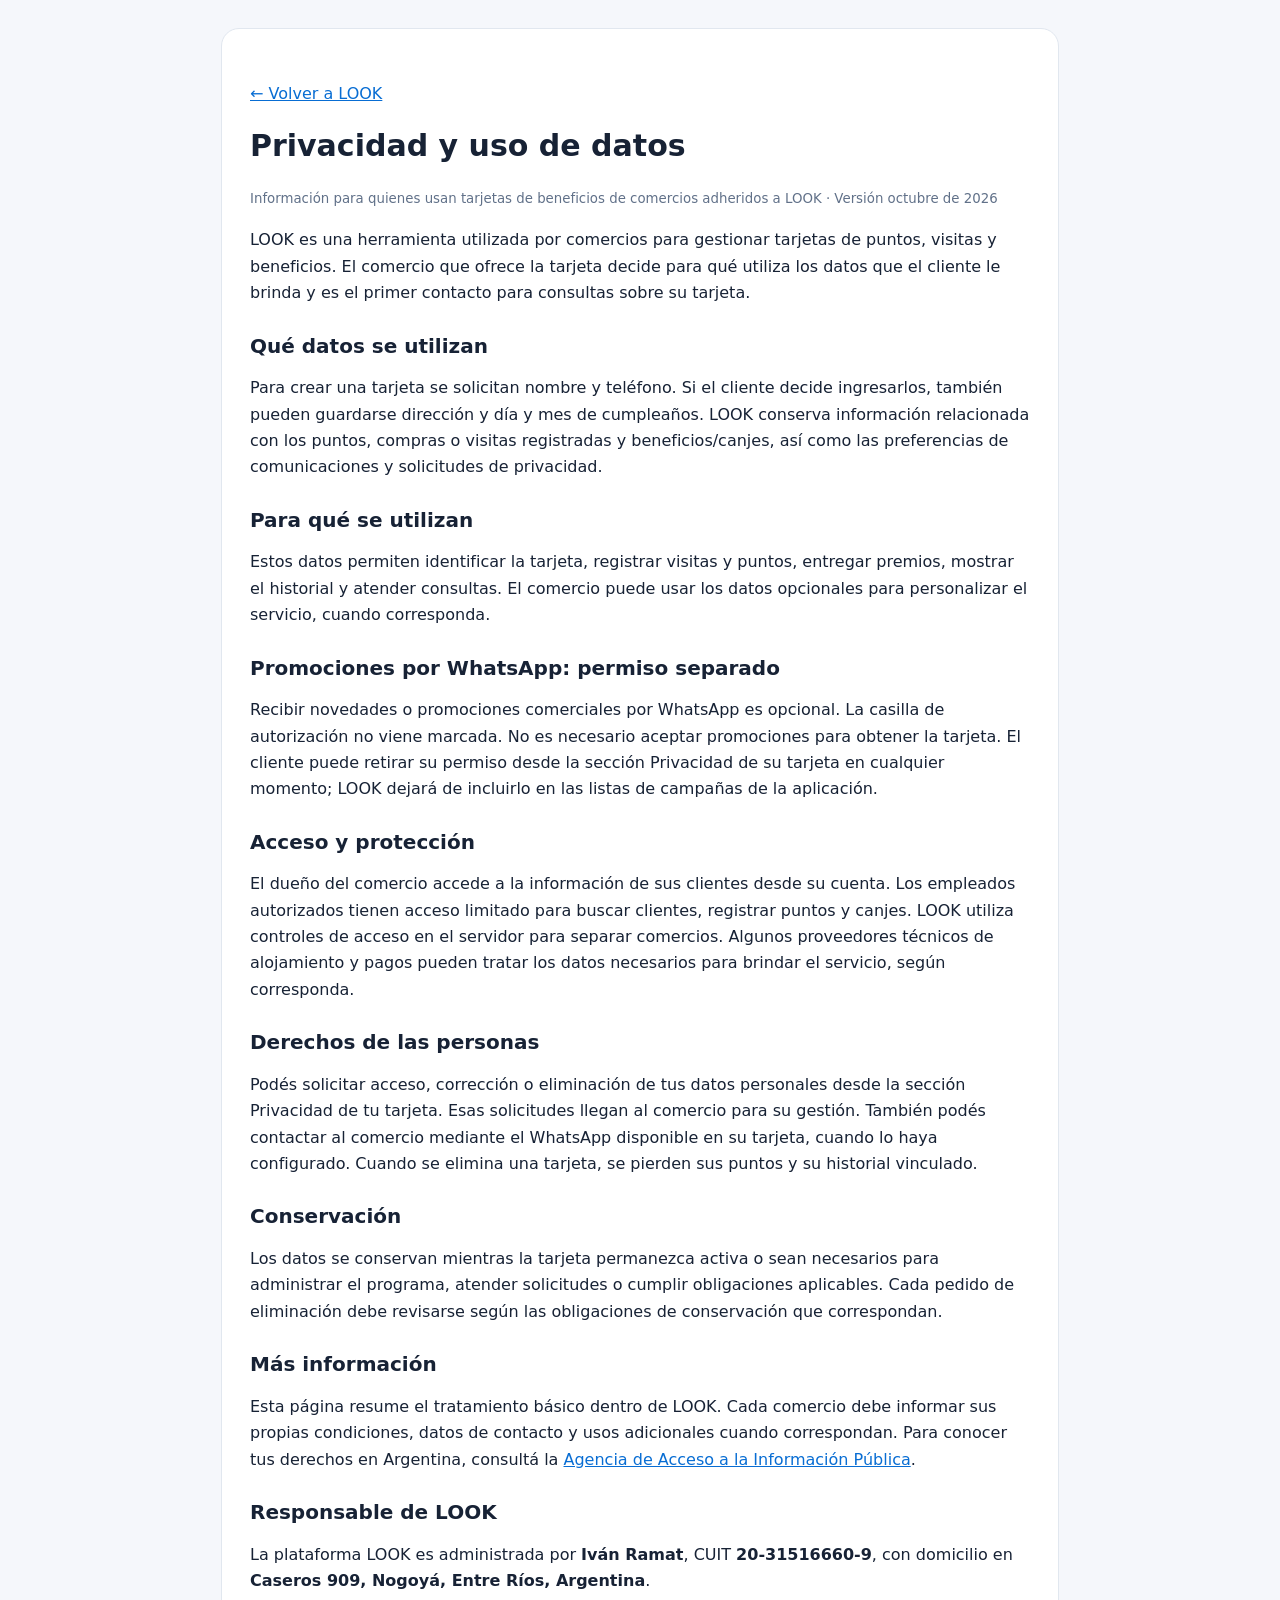
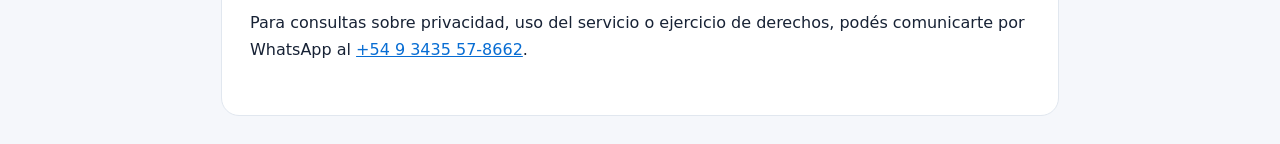
<file: privacy.html>
<!doctype html>
<html lang="es"><head><meta charset="utf-8"><meta name="viewport" content="width=device-width,initial-scale=1">
<meta name="color-scheme" content="light"><title>Privacidad y uso de datos · LOOK</title>
<style>body{font:16px/1.65 system-ui,-apple-system,sans-serif;color:#172235;background:#f5f7fb;margin:0}main{max-width:780px;background:white;padding:36px 28px;margin:28px auto;border:1px solid #e1e7ef;border-radius:18px}h1,h2{line-height:1.25}h1{font-size:30px}h2{margin-top:27px;font-size:20px}a{color:#086dd3}small{color:#617189}@media(max-width:700px){main{margin:0;padding:22px 17px;border:0;border-radius:0}}</style></head>
<body><main><p><a href="./">← Volver a LOOK</a></p><h1>Privacidad y uso de datos</h1>
<small>Información para quienes usan tarjetas de beneficios de comercios adheridos a LOOK · Versión octubre de 2026</small>

<p>LOOK es una herramienta utilizada por comercios para gestionar tarjetas de puntos, visitas y beneficios. El comercio que ofrece la tarjeta decide para qué utiliza los datos que el cliente le brinda y es el primer contacto para consultas sobre su tarjeta.</p>
<h2>Qué datos se utilizan</h2><p>Para crear una tarjeta se solicitan nombre y teléfono. Si el cliente decide ingresarlos, también pueden guardarse dirección y día y mes de cumpleaños. LOOK conserva información relacionada con los puntos, compras o visitas registradas y beneficios/canjes, así como las preferencias de comunicaciones y solicitudes de privacidad.</p>
<h2>Para qué se utilizan</h2><p>Estos datos permiten identificar la tarjeta, registrar visitas y puntos, entregar premios, mostrar el historial y atender consultas. El comercio puede usar los datos opcionales para personalizar el servicio, cuando corresponda.</p>
<h2>Promociones por WhatsApp: permiso separado</h2><p>Recibir novedades o promociones comerciales por WhatsApp es opcional. La casilla de autorización no viene marcada. No es necesario aceptar promociones para obtener la tarjeta. El cliente puede retirar su permiso desde la sección Privacidad de su tarjeta en cualquier momento; LOOK dejará de incluirlo en las listas de campañas de la aplicación.</p>
<h2>Acceso y protección</h2><p>El dueño del comercio accede a la información de sus clientes desde su cuenta. Los empleados autorizados tienen acceso limitado para buscar clientes, registrar puntos y canjes. LOOK utiliza controles de acceso en el servidor para separar comercios. Algunos proveedores técnicos de alojamiento y pagos pueden tratar los datos necesarios para brindar el servicio, según corresponda.</p>
<h2>Derechos de las personas</h2><p>Podés solicitar acceso, corrección o eliminación de tus datos personales desde la sección Privacidad de tu tarjeta. Esas solicitudes llegan al comercio para su gestión. También podés contactar al comercio mediante el WhatsApp disponible en su tarjeta, cuando lo haya configurado. Cuando se elimina una tarjeta, se pierden sus puntos y su historial vinculado.</p>
<h2>Conservación</h2><p>Los datos se conservan mientras la tarjeta permanezca activa o sean necesarios para administrar el programa, atender solicitudes o cumplir obligaciones aplicables. Cada pedido de eliminación debe revisarse según las obligaciones de conservación que correspondan.</p>
<h2>Más información</h2><p>Esta página resume el tratamiento básico dentro de LOOK. Cada comercio debe informar sus propias condiciones, datos de contacto y usos adicionales cuando correspondan. Para conocer tus derechos en Argentina, consultá la <a href="https://www.argentina.gob.ar/aaip/datospersonales" target="_blank" rel="noopener noreferrer">Agencia de Acceso a la Información Pública</a>.</p>
<section aria-labelledby="responsableLook">
<h2 id="responsableLook">Responsable de LOOK</h2>
<p>La plataforma LOOK es administrada por <strong>Iván Ramat</strong>, CUIT <strong>20-31516660-9</strong>, con domicilio en <strong>Caseros 909, Nogoyá, Entre Ríos, Argentina</strong>.</p>
<p>Para consultas sobre privacidad, uso del servicio o ejercicio de derechos, podés comunicarte por WhatsApp al <a href="https://wa.me/5493435578662" target="_blank" rel="noopener noreferrer">+54 9 3435 57-8662</a>.</p>
</section>
</main></body></html>
</file>
